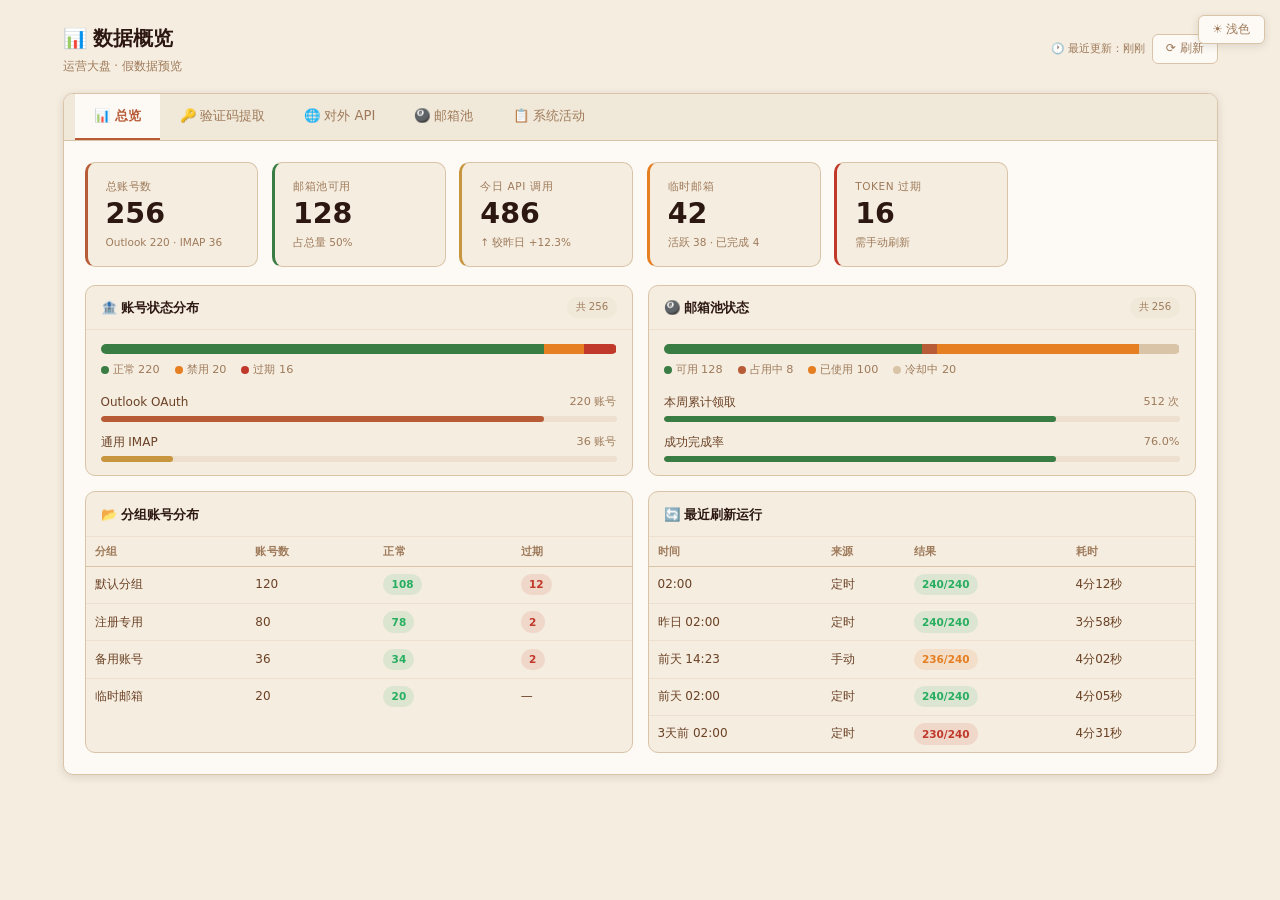
<file: preview_dashboard.html>
<!DOCTYPE html>
<html lang="zh-CN">
<head>
<meta charset="UTF-8">
<meta name="viewport" content="width=device-width, initial-scale=1.0">
<title>数据概览 — 预览样例</title>
<style>
/* ============ CSS 变量（复用现有设计系统） ============ */
:root {
  --clr-primary:       #B85C38;
  --clr-primary-dark:  #8E3E22;
  --clr-primary-light: #D4795A;
  --clr-accent:        #C8963E;
  --clr-jade:          #3A7D44;
  --clr-jade-light:    #5AA35F;
  --clr-danger:        #C0392B;
  --clr-success:       #27AE60;
  --clr-warn:          #E67E22;
  --bg:                #F5EDE0;
  --bg-card:           #FDFAF5;
  --text:              #2C1810;
  --text-secondary:    #6B4226;
  --text-muted:        #9E7A5A;
  --border:            #D9C4A8;
  --border-light:      #EDE0CE;
  --bg-secondary:      #F0E8D8;
  --shadow:            rgba(44, 24, 16, 0.12);
  --font-sans: 'PingFang SC', 'Noto Sans SC', 'Microsoft YaHei', system-ui, sans-serif;
  --radius:    10px;
  --radius-sm: 6px;
}
[data-theme="dark"] {
  --bg:           #1A1208;
  --bg-card:      #241A0F;
  --text:         #EDD9BE;
  --text-secondary: #C9A97A;
  --text-muted:   #8C7058;
  --border:       #3D2C1E;
  --border-light: #2E2014;
  --bg-secondary: #1E1609;
  --shadow:       rgba(0,0,0,0.4);
}

/* ============ Reset ============ */
*, *::before, *::after { box-sizing: border-box; margin: 0; padding: 0; }
html { font-size: 15px; height: 100%; }
body {
  font-family: var(--font-sans);
  background: var(--bg);
  color: var(--text);
  min-height: 100%;
  line-height: 1.6;
}
::-webkit-scrollbar { width: 6px; height: 6px; }
::-webkit-scrollbar-track { background: transparent; }
::-webkit-scrollbar-thumb { background: var(--border); border-radius: 3px; }

/* ============ 页面外壳 ============ */
.page-shell {
  max-width: 1200px;
  margin: 0 auto;
  padding: 1.5rem;
}
.page-header {
  display: flex;
  align-items: center;
  justify-content: space-between;
  margin-bottom: 1.2rem;
  flex-wrap: wrap;
  gap: 0.5rem;
}
.page-title {
  font-size: 1.3rem;
  font-weight: 700;
  display: flex;
  align-items: center;
  gap: 0.5rem;
}
.page-subtitle {
  font-size: 0.78rem;
  color: var(--text-muted);
  margin-top: 0.2rem;
}
.header-actions {
  display: flex;
  align-items: center;
  gap: 0.5rem;
}
.btn-sm {
  padding: 0.35rem 0.85rem;
  border: 1px solid var(--border);
  border-radius: var(--radius-sm);
  background: var(--bg-card);
  color: var(--text-muted);
  font-size: 0.8rem;
  font-family: inherit;
  cursor: pointer;
  display: inline-flex;
  align-items: center;
  gap: 0.35rem;
  transition: all 0.2s;
}
.btn-sm:hover { color: var(--clr-primary); border-color: var(--clr-primary); }
.btn-sm.active { background: var(--clr-primary); color: #fff; border-color: var(--clr-primary); }

/* ============ Tab 导航（复用 settings-tab 风格） ============ */
.overview-tab-shell {
  background: var(--bg-card);
  border: 1px solid var(--border);
  border-radius: var(--radius);
  box-shadow: 0 2px 10px var(--shadow);
  overflow: hidden;
}
.ov-tab-nav {
  display: flex;
  gap: 0;
  border-bottom: 1px solid var(--border);
  overflow-x: auto;
  background: var(--bg-secondary);
  padding: 0 0.75rem;
}
.ov-tab-nav::-webkit-scrollbar { height: 0; }
.ov-tab {
  padding: 0.85rem 1.3rem;
  background: none;
  border: none;
  border-bottom: 3px solid transparent;
  margin-bottom: -1px;
  font-size: 0.88rem;
  font-weight: 500;
  color: var(--text-muted);
  cursor: pointer;
  white-space: nowrap;
  display: flex;
  align-items: center;
  gap: 0.4rem;
  font-family: inherit;
  transition: color 0.2s, background 0.2s, border-color 0.2s;
  flex-shrink: 0;
}
.ov-tab:hover { color: var(--text); background: rgba(184,92,56,0.05); }
.ov-tab.active {
  color: var(--clr-primary);
  font-weight: 700;
  border-bottom-color: var(--clr-primary);
  background: var(--bg-card);
}
.ov-tab-pane { display: none; padding: 1.4rem; }
.ov-tab-pane.active { display: block; }

/* ============ KPI 卡片 ============ */
.kpi-row {
  display: grid;
  grid-template-columns: repeat(auto-fill, minmax(160px, 1fr));
  gap: 0.9rem;
  margin-bottom: 1.2rem;
}
.kpi-card {
  background: var(--bg);
  border: 1px solid var(--border);
  border-radius: var(--radius);
  padding: 1rem 1.2rem;
  display: flex;
  flex-direction: column;
  gap: 0.35rem;
  transition: transform 0.2s, box-shadow 0.2s;
}
.kpi-card:hover { transform: translateY(-2px); box-shadow: 0 4px 16px var(--shadow); }
.kpi-label { font-size: 0.7rem; color: var(--text-muted); text-transform: uppercase; letter-spacing: 0.06em; }
.kpi-value { font-size: 1.9rem; font-weight: 800; color: var(--text); line-height: 1; }
.kpi-note  { font-size: 0.7rem; color: var(--text-muted); }
.kpi-card.kpi-primary { border-left: 3px solid var(--clr-primary); }
.kpi-card.kpi-success { border-left: 3px solid var(--clr-jade); }
.kpi-card.kpi-danger  { border-left: 3px solid var(--clr-danger); }
.kpi-card.kpi-accent  { border-left: 3px solid var(--clr-accent); }
.kpi-card.kpi-warn    { border-left: 3px solid var(--clr-warn); }

/* ============ 两列网格 ============ */
.two-col { display: grid; grid-template-columns: 1fr 1fr; gap: 1rem; }
@media (max-width: 720px) { .two-col { grid-template-columns: 1fr; } }

/* ============ 数据卡片 ============ */
.data-card {
  background: var(--bg);
  border: 1px solid var(--border);
  border-radius: var(--radius);
  overflow: hidden;
}
.data-card-header {
  padding: 0.75rem 1rem;
  border-bottom: 1px solid var(--border-light);
  font-size: 0.88rem;
  font-weight: 600;
  color: var(--text);
  display: flex;
  align-items: center;
  gap: 0.5rem;
  justify-content: space-between;
}
.data-card-header .badge {
  font-size: 0.68rem;
  padding: 0.15rem 0.55rem;
  border-radius: 20px;
  background: var(--bg-secondary);
  color: var(--text-muted);
  font-weight: 500;
}
.data-card-body { padding: 0.9rem 1rem; }

/* ============ 进度条 ============ */
.prog-row { margin-bottom: 0.75rem; }
.prog-row:last-child { margin-bottom: 0; }
.prog-label {
  display: flex;
  align-items: center;
  justify-content: space-between;
  font-size: 0.8rem;
  margin-bottom: 0.25rem;
}
.prog-name { color: var(--text-secondary); }
.prog-val  { color: var(--text-muted); font-size: 0.75rem; }
.prog-track {
  height: 6px;
  background: var(--border-light);
  border-radius: 4px;
  overflow: hidden;
}
.prog-fill {
  height: 100%;
  border-radius: 4px;
  transition: width 0.6s ease;
}
.prog-fill.primary { background: var(--clr-primary); }
.prog-fill.jade    { background: var(--clr-jade); }
.prog-fill.accent  { background: var(--clr-accent); }
.prog-fill.danger  { background: var(--clr-danger); }
.prog-fill.warn    { background: var(--clr-warn); }

/* ============ 分段进度条（账号/池状态） ============ */
.seg-track {
  height: 10px;
  border-radius: 5px;
  overflow: hidden;
  display: flex;
  margin-bottom: 0.5rem;
}
.seg-fill { height: 100%; transition: width 0.6s; }
.seg-legend {
  display: flex;
  flex-wrap: wrap;
  gap: 0.5rem 1rem;
  font-size: 0.75rem;
  color: var(--text-muted);
}
.seg-dot {
  width: 8px; height: 8px;
  border-radius: 50%;
  display: inline-block;
  margin-right: 4px;
  vertical-align: middle;
}

/* ============ 纯 CSS 柱状图 ============ */
.bar-chart {
  display: flex;
  align-items: flex-end;
  gap: 6px;
  height: 80px;
  margin-top: 0.5rem;
}
.bar-item {
  flex: 1;
  display: flex;
  flex-direction: column;
  align-items: center;
  gap: 3px;
  min-width: 0;
}
.bar-col {
  width: 100%;
  background: var(--clr-primary);
  border-radius: 3px 3px 0 0;
  opacity: 0.75;
  transition: opacity 0.2s;
  min-height: 2px;
}
.bar-col:hover { opacity: 1; }
.bar-label {
  font-size: 0.62rem;
  color: var(--text-muted);
  white-space: nowrap;
}

/* ============ 数据表格 ============ */
.data-table {
  width: 100%;
  border-collapse: collapse;
  font-size: 0.8rem;
}
.data-table th {
  text-align: left;
  padding: 0.4rem 0.6rem;
  font-size: 0.7rem;
  text-transform: uppercase;
  letter-spacing: 0.05em;
  color: var(--text-muted);
  font-weight: 600;
  border-bottom: 1px solid var(--border);
}
.data-table td {
  padding: 0.5rem 0.6rem;
  border-bottom: 1px solid var(--border-light);
  color: var(--text-secondary);
}
.data-table tr:last-child td { border-bottom: none; }
.data-table tr:hover td { background: var(--bg-hover, rgba(184,92,56,0.04)); }

/* ============ 状态徽章 ============ */
.badge-pill {
  display: inline-flex;
  align-items: center;
  gap: 4px;
  padding: 0.15rem 0.55rem;
  border-radius: 20px;
  font-size: 0.7rem;
  font-weight: 600;
}
.badge-success { background: rgba(39,174,96,0.12); color: var(--clr-success); }
.badge-danger  { background: rgba(192,57,43,0.12); color: var(--clr-danger); }
.badge-warn    { background: rgba(230,126,34,0.12); color: var(--clr-warn); }
.badge-muted   { background: var(--bg-secondary); color: var(--text-muted); }
.badge-primary { background: rgba(184,92,56,0.12); color: var(--clr-primary); }

/* ============ 活动时间线 ============ */
.timeline { padding: 0; list-style: none; }
.tl-item {
  display: flex;
  gap: 0.75rem;
  padding: 0.5rem 0;
  border-bottom: 1px solid var(--border-light);
  align-items: flex-start;
}
.tl-item:last-child { border-bottom: none; }
.tl-icon {
  width: 28px; height: 28px;
  border-radius: 50%;
  background: var(--bg-secondary);
  display: flex; align-items: center; justify-content: center;
  font-size: 0.75rem;
  flex-shrink: 0;
}
.tl-content { flex: 1; min-width: 0; }
.tl-title { font-size: 0.8rem; color: var(--text); line-height: 1.4; }
.tl-meta  { font-size: 0.7rem; color: var(--text-muted); margin-top: 2px; }

/* ============ 空间分割 ============ */
.gap-md { margin-bottom: 1rem; }
.gap-sm { margin-bottom: 0.6rem; }

/* ============ 主题切换按钮 ============ */
#themeBtn {
  position: fixed; top: 1rem; right: 1rem;
  padding: 0.4rem 0.9rem;
  border: 1px solid var(--border);
  border-radius: var(--radius-sm);
  background: var(--bg-card);
  color: var(--text-muted);
  font-size: 0.78rem;
  font-family: inherit;
  cursor: pointer;
  z-index: 100;
  box-shadow: 0 2px 8px var(--shadow);
}
#themeBtn:hover { color: var(--clr-primary); }

/* ============ 刷新时间 ============ */
.refresh-hint {
  font-size: 0.72rem;
  color: var(--text-muted);
  display: flex;
  align-items: center;
  gap: 0.3rem;
}
</style>
</head>
<body>

<button id="themeBtn" onclick="toggleTheme()">☀ 浅色</button>

<div class="page-shell">
  <div class="page-header">
    <div>
      <div class="page-title">📊 数据概览</div>
      <div class="page-subtitle">运营大盘 · 假数据预览</div>
    </div>
    <div class="header-actions">
      <span class="refresh-hint">🕐 最近更新：刚刚</span>
      <button class="btn-sm">⟳ 刷新</button>
    </div>
  </div>

  <div class="overview-tab-shell">

    <!-- Tab 导航 -->
    <div class="ov-tab-nav">
      <button class="ov-tab active" onclick="switchTab('overview')">📊 总览</button>
      <button class="ov-tab" onclick="switchTab('verification')">🔑 验证码提取</button>
      <button class="ov-tab" onclick="switchTab('external-api')">🌐 对外 API</button>
      <button class="ov-tab" onclick="switchTab('pool')">🎱 邮箱池</button>
      <button class="ov-tab" onclick="switchTab('activity')">📋 系统活动</button>
    </div>

    <!-- ===== Tab 1: 总览 ===== -->
    <div class="ov-tab-pane active" id="tab-overview">

      <!-- KPI 行 -->
      <div class="kpi-row">
        <div class="kpi-card kpi-primary">
          <div class="kpi-label">总账号数</div>
          <div class="kpi-value">256</div>
          <div class="kpi-note">Outlook 220 · IMAP 36</div>
        </div>
        <div class="kpi-card kpi-success">
          <div class="kpi-label">邮箱池可用</div>
          <div class="kpi-value">128</div>
          <div class="kpi-note">占总量 50%</div>
        </div>
        <div class="kpi-card kpi-accent">
          <div class="kpi-label">今日 API 调用</div>
          <div class="kpi-value">486</div>
          <div class="kpi-note">↑ 较昨日 +12.3%</div>
        </div>
        <div class="kpi-card kpi-warn">
          <div class="kpi-label">临时邮箱</div>
          <div class="kpi-value">42</div>
          <div class="kpi-note">活跃 38 · 已完成 4</div>
        </div>
        <div class="kpi-card kpi-danger">
          <div class="kpi-label">Token 过期</div>
          <div class="kpi-value">16</div>
          <div class="kpi-note">需手动刷新</div>
        </div>
      </div>

      <div class="two-col">
        <!-- 账号状态分布 -->
        <div class="data-card">
          <div class="data-card-header">🏦 账号状态分布 <span class="badge">共 256</span></div>
          <div class="data-card-body">
            <div class="seg-track">
              <div class="seg-fill" style="width:85.9%;background:var(--clr-jade)"></div>
              <div class="seg-fill" style="width:7.8%;background:var(--clr-warn)"></div>
              <div class="seg-fill" style="width:6.3%;background:var(--clr-danger)"></div>
            </div>
            <div class="seg-legend">
              <span><span class="seg-dot" style="background:var(--clr-jade)"></span>正常 220</span>
              <span><span class="seg-dot" style="background:var(--clr-warn)"></span>禁用 20</span>
              <span><span class="seg-dot" style="background:var(--clr-danger)"></span>过期 16</span>
            </div>
            <div style="height:0.9rem"></div>
            <div class="prog-row">
              <div class="prog-label"><span class="prog-name">Outlook OAuth</span><span class="prog-val">220 账号</span></div>
              <div class="prog-track"><div class="prog-fill primary" style="width:85.9%"></div></div>
            </div>
            <div class="prog-row">
              <div class="prog-label"><span class="prog-name">通用 IMAP</span><span class="prog-val">36 账号</span></div>
              <div class="prog-track"><div class="prog-fill accent" style="width:14.1%"></div></div>
            </div>
          </div>
        </div>

        <!-- 邮箱池状态 -->
        <div class="data-card">
          <div class="data-card-header">🎱 邮箱池状态 <span class="badge">共 256</span></div>
          <div class="data-card-body">
            <div class="seg-track">
              <div class="seg-fill" style="width:50%;background:var(--clr-jade)"></div>
              <div class="seg-fill" style="width:3.1%;background:var(--clr-primary)"></div>
              <div class="seg-fill" style="width:39.1%;background:var(--clr-warn)"></div>
              <div class="seg-fill" style="width:7.8%;background:var(--border)"></div>
            </div>
            <div class="seg-legend">
              <span><span class="seg-dot" style="background:var(--clr-jade)"></span>可用 128</span>
              <span><span class="seg-dot" style="background:var(--clr-primary)"></span>占用中 8</span>
              <span><span class="seg-dot" style="background:var(--clr-warn)"></span>已使用 100</span>
              <span><span class="seg-dot" style="background:var(--border)"></span>冷却中 20</span>
            </div>
            <div style="height:0.9rem"></div>
            <div class="prog-row">
              <div class="prog-label"><span class="prog-name">本周累计领取</span><span class="prog-val">512 次</span></div>
              <div class="prog-track"><div class="prog-fill jade" style="width:75.98%"></div></div>
            </div>
            <div class="prog-row">
              <div class="prog-label"><span class="prog-name">成功完成率</span><span class="prog-val">76.0%</span></div>
              <div class="prog-track"><div class="prog-fill jade" style="width:76%"></div></div>
            </div>
          </div>
        </div>

        <!-- 分组概览 -->
        <div class="data-card">
          <div class="data-card-header">📂 分组账号分布</div>
          <div class="data-card-body" style="padding:0">
            <table class="data-table">
              <thead><tr><th>分组</th><th>账号数</th><th>正常</th><th>过期</th></tr></thead>
              <tbody>
                <tr><td>默认分组</td><td>120</td><td><span class="badge-pill badge-success">108</span></td><td><span class="badge-pill badge-danger">12</span></td></tr>
                <tr><td>注册专用</td><td>80</td><td><span class="badge-pill badge-success">78</span></td><td><span class="badge-pill badge-danger">2</span></td></tr>
                <tr><td>备用账号</td><td>36</td><td><span class="badge-pill badge-success">34</span></td><td><span class="badge-pill badge-danger">2</span></td></tr>
                <tr><td>临时邮箱</td><td>20</td><td><span class="badge-pill badge-success">20</span></td><td>—</td></tr>
              </tbody>
            </table>
          </div>
        </div>

        <!-- Token 刷新健康度 -->
        <div class="data-card">
          <div class="data-card-header">🔄 最近刷新运行</div>
          <div class="data-card-body" style="padding:0">
            <table class="data-table">
              <thead><tr><th>时间</th><th>来源</th><th>结果</th><th>耗时</th></tr></thead>
              <tbody>
                <tr><td>02:00</td><td>定时</td><td><span class="badge-pill badge-success">240/240</span></td><td>4分12秒</td></tr>
                <tr><td>昨日 02:00</td><td>定时</td><td><span class="badge-pill badge-success">240/240</span></td><td>3分58秒</td></tr>
                <tr><td>前天 14:23</td><td>手动</td><td><span class="badge-pill badge-warn">236/240</span></td><td>4分02秒</td></tr>
                <tr><td>前天 02:00</td><td>定时</td><td><span class="badge-pill badge-success">240/240</span></td><td>4分05秒</td></tr>
                <tr><td>3天前 02:00</td><td>定时</td><td><span class="badge-pill badge-danger">230/240</span></td><td>4分31秒</td></tr>
              </tbody>
            </table>
          </div>
        </div>
      </div>

    </div><!-- /tab-overview -->

    <!-- ===== Tab 2: 验证码提取 ===== -->
    <div class="ov-tab-pane" id="tab-verification">

      <div class="kpi-row">
        <div class="kpi-card kpi-primary">
          <div class="kpi-label">近7天提取次数</div>
          <div class="kpi-value">3,421</div>
          <div class="kpi-note">日均 489 次</div>
        </div>
        <div class="kpi-card kpi-success">
          <div class="kpi-label">总体成功率</div>
          <div class="kpi-value">94.2%</div>
          <div class="kpi-note">失败 198 次</div>
        </div>
        <div class="kpi-card kpi-warn">
          <div class="kpi-label">AI 兜底次数</div>
          <div class="kpi-value">156</div>
          <div class="kpi-note">AI 成功率 87.2%</div>
        </div>
        <div class="kpi-card kpi-accent">
          <div class="kpi-label">平均提取耗时</div>
          <div class="kpi-value">2.3s</div>
          <div class="kpi-note">P95: 6.8s</div>
        </div>
      </div>

      <div class="two-col">
        <!-- 通道成功率 -->
        <div class="data-card">
          <div class="data-card-header">📡 各通道成功率</div>
          <div class="data-card-body">
            <div class="prog-row">
              <div class="prog-label"><span class="prog-name">Outlook Graph</span><span class="prog-val">96.8% · 1,824次</span></div>
              <div class="prog-track"><div class="prog-fill jade" style="width:96.8%"></div></div>
            </div>
            <div class="prog-row">
              <div class="prog-label"><span class="prog-name">通用 IMAP</span><span class="prog-val">91.2% · 1,089次</span></div>
              <div class="prog-track"><div class="prog-fill accent" style="width:91.2%"></div></div>
            </div>
            <div class="prog-row">
              <div class="prog-label"><span class="prog-name">临时邮箱</span><span class="prog-val">89.5% · 508次</span></div>
              <div class="prog-track"><div class="prog-fill primary" style="width:89.5%"></div></div>
            </div>
            <div class="prog-row">
              <div class="prog-label"><span class="prog-name">AI 增强 (fallback)</span><span class="prog-val">87.2% · 156次</span></div>
              <div class="prog-track"><div class="prog-fill warn" style="width:87.2%"></div></div>
            </div>
          </div>
        </div>

        <!-- 通道平均耗时 -->
        <div class="data-card">
          <div class="data-card-header">⏱ 各通道平均耗时</div>
          <div class="data-card-body">
            <div class="prog-row">
              <div class="prog-label"><span class="prog-name">Outlook Graph</span><span class="prog-val">1.8s</span></div>
              <div class="prog-track"><div class="prog-fill jade" style="width:27%"></div></div>
            </div>
            <div class="prog-row">
              <div class="prog-label"><span class="prog-name">通用 IMAP</span><span class="prog-val">3.1s</span></div>
              <div class="prog-track"><div class="prog-fill accent" style="width:46%"></div></div>
            </div>
            <div class="prog-row">
              <div class="prog-label"><span class="prog-name">临时邮箱</span><span class="prog-val">2.6s</span></div>
              <div class="prog-track"><div class="prog-fill primary" style="width:39%"></div></div>
            </div>
            <div class="prog-row">
              <div class="prog-label"><span class="prog-name">AI 增强 (fallback)</span><span class="prog-val">4.7s</span></div>
              <div class="prog-track"><div class="prog-fill warn" style="width:70%"></div></div>
            </div>
          </div>
        </div>

        <!-- 最近提取记录 -->
        <div class="data-card" style="grid-column: 1 / -1;">
          <div class="data-card-header">📋 最近提取记录 <span class="badge">近 10 条</span></div>
          <div class="data-card-body" style="padding:0">
            <table class="data-table">
              <thead>
                <tr><th>时间</th><th>账号</th><th>通道</th><th>验证码</th><th>耗时</th><th>状态</th></tr>
              </thead>
              <tbody>
                <tr><td>12:34:01</td><td>user01@outlook.com</td><td>Graph</td><td>831204</td><td>1.2s</td><td><span class="badge-pill badge-success">成功</span></td></tr>
                <tr><td>12:33:48</td><td>user02@hotmail.com</td><td>IMAP</td><td>–</td><td>8.3s</td><td><span class="badge-pill badge-danger">失败</span></td></tr>
                <tr><td>12:33:22</td><td>user03@outlook.com</td><td>Graph</td><td>572913</td><td>2.1s</td><td><span class="badge-pill badge-success">成功</span></td></tr>
                <tr><td>12:32:57</td><td>tmp_aX2k@mail.io</td><td>临时邮箱</td><td>https://...</td><td>3.4s</td><td><span class="badge-pill badge-success">链接</span></td></tr>
                <tr><td>12:32:41</td><td>user04@outlook.com</td><td>Graph→AI</td><td>349821</td><td>5.9s</td><td><span class="badge-pill badge-warn">AI兜底</span></td></tr>
              </tbody>
            </table>
          </div>
        </div>
      </div>

    </div><!-- /tab-verification -->

    <!-- ===== Tab 3: 对外 API ===== -->
    <div class="ov-tab-pane" id="tab-external-api">

      <div class="kpi-row">
        <div class="kpi-card kpi-primary">
          <div class="kpi-label">今日调用量</div>
          <div class="kpi-value">486</div>
          <div class="kpi-note">↑ 较昨日 +12.3%</div>
        </div>
        <div class="kpi-card kpi-success">
          <div class="kpi-label">7 日总调用</div>
          <div class="kpi-value">3,241</div>
          <div class="kpi-note">日均 463</div>
        </div>
        <div class="kpi-card kpi-warn">
          <div class="kpi-label">活跃 API Key</div>
          <div class="kpi-value">3</div>
          <div class="kpi-note">共配置 5 个</div>
        </div>
        <div class="kpi-card kpi-accent">
          <div class="kpi-label">7 日成功率</div>
          <div class="kpi-value">96.4%</div>
          <div class="kpi-note">错误 116 次</div>
        </div>
      </div>

      <div class="two-col">
        <!-- 近7天调用量 -->
        <div class="data-card">
          <div class="data-card-header">📈 近7天日调用量（纯 CSS 柱图）</div>
          <div class="data-card-body">
            <div class="bar-chart" style="height:100px">
              <div class="bar-item"><div class="bar-col" style="height:58px"></div><div class="bar-label">4/13</div></div>
              <div class="bar-item"><div class="bar-col" style="height:72px"></div><div class="bar-label">4/14</div></div>
              <div class="bar-item"><div class="bar-col" style="height:45px"></div><div class="bar-label">4/15</div></div>
              <div class="bar-item"><div class="bar-col" style="height:85px"></div><div class="bar-label">4/16</div></div>
              <div class="bar-item"><div class="bar-col" style="height:68px"></div><div class="bar-label">4/17</div></div>
              <div class="bar-item"><div class="bar-col" style="height:90px"></div><div class="bar-label">4/18</div></div>
              <div class="bar-item"><div class="bar-col" style="height:80px;opacity:1;background:var(--clr-accent)"></div><div class="bar-label" style="color:var(--clr-accent);font-weight:700">今日</div></div>
            </div>
            <div style="text-align:center;font-size:0.7rem;color:var(--text-muted);margin-top:0.3rem">单位：次 / 日（最大值：今日 486）</div>
          </div>
        </div>

        <!-- 端点分布 -->
        <div class="data-card">
          <div class="data-card-header">🔗 端点调用分布</div>
          <div class="data-card-body">
            <div class="prog-row">
              <div class="prog-label"><span class="prog-name">/external/messages</span><span class="prog-val">42%</span></div>
              <div class="prog-track"><div class="prog-fill primary" style="width:42%"></div></div>
            </div>
            <div class="prog-row">
              <div class="prog-label"><span class="prog-name">/external/verification-code</span><span class="prog-val">38%</span></div>
              <div class="prog-track"><div class="prog-fill accent" style="width:38%"></div></div>
            </div>
            <div class="prog-row">
              <div class="prog-label"><span class="prog-name">/external/pool/claim</span><span class="prog-val">15%</span></div>
              <div class="prog-track"><div class="prog-fill jade" style="width:15%"></div></div>
            </div>
            <div class="prog-row">
              <div class="prog-label"><span class="prog-name">/external/wait-message</span><span class="prog-val">5%</span></div>
              <div class="prog-track"><div class="prog-fill warn" style="width:5%"></div></div>
            </div>
          </div>
        </div>

        <!-- 调用方排名 -->
        <div class="data-card" style="grid-column:1/-1">
          <div class="data-card-header">📊 调用方排名（今日）</div>
          <div class="data-card-body" style="padding:0">
            <table class="data-table">
              <thead><tr><th>调用方</th><th>Key名称</th><th>今日调用</th><th>7日总计</th><th>成功率</th><th>最近调用</th></tr></thead>
              <tbody>
                <tr><td>bot-register</td><td>注册机器人</td><td>242</td><td>1,680</td><td><span class="badge-pill badge-success">97.1%</span></td><td>1分前</td></tr>
                <tr><td>verify-agent</td><td>验证代理</td><td>178</td><td>1,200</td><td><span class="badge-pill badge-success">95.5%</span></td><td>3分前</td></tr>
                <tr><td>manual-test</td><td>手动测试</td><td>66</td><td>361</td><td><span class="badge-pill badge-warn">89.4%</span></td><td>28分前</td></tr>
              </tbody>
            </table>
          </div>
        </div>
      </div>

    </div><!-- /tab-external-api -->

    <!-- ===== Tab 4: 邮箱池 ===== -->
    <div class="ov-tab-pane" id="tab-pool">

      <div class="kpi-row">
        <div class="kpi-card kpi-success">
          <div class="kpi-label">可用账号</div>
          <div class="kpi-value">128</div>
          <div class="kpi-note">占比 50%</div>
        </div>
        <div class="kpi-card kpi-primary">
          <div class="kpi-label">当前占用中</div>
          <div class="kpi-value">8</div>
          <div class="kpi-note">最长 4分12秒</div>
        </div>
        <div class="kpi-card kpi-warn">
          <div class="kpi-label">7 日 Claim 次数</div>
          <div class="kpi-value">512</div>
          <div class="kpi-note">日均 73 次</div>
        </div>
        <div class="kpi-card kpi-accent">
          <div class="kpi-label">成功完成率</div>
          <div class="kpi-value">76.0%</div>
          <div class="kpi-note">389/512</div>
        </div>
        <div class="kpi-card kpi-success">
          <div class="kpi-label">项目维度复用率</div>
          <div class="kpi-value">23.4%</div>
          <div class="kpi-note">120次 已复用</div>
        </div>
      </div>

      <div class="two-col">
        <!-- 操作分布 -->
        <div class="data-card">
          <div class="data-card-header">📦 7日操作分布</div>
          <div class="data-card-body">
            <div class="prog-row">
              <div class="prog-label"><span class="prog-name">Claim（领取）</span><span class="prog-val">512 次</span></div>
              <div class="prog-track"><div class="prog-fill primary" style="width:100%"></div></div>
            </div>
            <div class="prog-row">
              <div class="prog-label"><span class="prog-name">Complete Success（成功完成）</span><span class="prog-val">389 次</span></div>
              <div class="prog-track"><div class="prog-fill jade" style="width:76%"></div></div>
            </div>
            <div class="prog-row">
              <div class="prog-label"><span class="prog-name">Complete Fail（失败完成）</span><span class="prog-val">45 次</span></div>
              <div class="prog-track"><div class="prog-fill danger" style="width:8.8%"></div></div>
            </div>
            <div class="prog-row">
              <div class="prog-label"><span class="prog-name">Release（主动释放）</span><span class="prog-val">78 次</span></div>
              <div class="prog-track"><div class="prog-fill warn" style="width:15.2%"></div></div>
            </div>
            <div class="prog-row">
              <div class="prog-label"><span class="prog-name">Expire（租约超时）</span><span class="prog-val">12 次</span></div>
              <div class="prog-track"><div class="prog-fill accent" style="width:2.3%"></div></div>
            </div>
          </div>
        </div>

        <!-- 项目维度统计 -->
        <div class="data-card">
          <div class="data-card-header">🗂 项目维度使用（Top 5）</div>
          <div class="data-card-body" style="padding:0">
            <table class="data-table">
              <thead><tr><th>项目Key</th><th>使用账号</th><th>成功</th><th>复用率</th></tr></thead>
              <tbody>
                <tr><td>proj-alpha</td><td>58</td><td>46</td><td>35.7%</td></tr>
                <tr><td>proj-beta</td><td>42</td><td>31</td><td>26.2%</td></tr>
                <tr><td>proj-gamma</td><td>30</td><td>22</td><td>18.3%</td></tr>
                <tr><td>proj-delta</td><td>20</td><td>15</td><td>10.0%</td></tr>
                <tr><td>(无项目Key)</td><td>92</td><td>71</td><td>—</td></tr>
              </tbody>
            </table>
          </div>
        </div>

        <!-- 最近 Claim 操作 -->
        <div class="data-card" style="grid-column:1/-1">
          <div class="data-card-header">🕐 最近邮箱池操作</div>
          <div class="data-card-body" style="padding:0">
            <table class="data-table">
              <thead><tr><th>时间</th><th>账号</th><th>操作</th><th>调用方</th><th>项目Key</th><th>结果</th></tr></thead>
              <tbody>
                <tr><td>12:34</td><td>user01@outlook.com</td><td>complete</td><td>bot-register</td><td>proj-alpha</td><td><span class="badge-pill badge-success">success</span></td></tr>
                <tr><td>12:33</td><td>user05@hotmail.com</td><td>claim</td><td>verify-agent</td><td>proj-beta</td><td><span class="badge-pill badge-muted">进行中</span></td></tr>
                <tr><td>12:31</td><td>user08@outlook.com</td><td>release</td><td>bot-register</td><td>proj-alpha</td><td><span class="badge-pill badge-warn">释放</span></td></tr>
                <tr><td>12:28</td><td>user12@hotmail.com</td><td>complete</td><td>verify-agent</td><td>proj-gamma</td><td><span class="badge-pill badge-danger">fail</span></td></tr>
              </tbody>
            </table>
          </div>
        </div>
      </div>

    </div><!-- /tab-pool -->

    <!-- ===== Tab 5: 系统活动 ===== -->
    <div class="ov-tab-pane" id="tab-activity">

      <div class="kpi-row">
        <div class="kpi-card kpi-primary">
          <div class="kpi-label">近24h 审计操作</div>
          <div class="kpi-value">1,042</div>
          <div class="kpi-note">涉及 8 种操作类型</div>
        </div>
        <div class="kpi-card kpi-success">
          <div class="kpi-label">Telegram 推送</div>
          <div class="kpi-value">312</div>
          <div class="kpi-note">成功率 99.0%</div>
        </div>
        <div class="kpi-card kpi-accent">
          <div class="kpi-label">Email 通知</div>
          <div class="kpi-value">48</div>
          <div class="kpi-note">成功率 100%</div>
        </div>
        <div class="kpi-card kpi-warn">
          <div class="kpi-label">Webhook 推送</div>
          <div class="kpi-value">156</div>
          <div class="kpi-note">失败 12 次</div>
        </div>
      </div>

      <div class="two-col">
        <!-- 通知推送状态 -->
        <div class="data-card">
          <div class="data-card-header">🔔 通知推送健康</div>
          <div class="data-card-body">
            <div class="prog-row">
              <div class="prog-label"><span class="prog-name">Telegram</span><span class="prog-val">99.0%</span></div>
              <div class="prog-track"><div class="prog-fill jade" style="width:99%"></div></div>
            </div>
            <div class="prog-row">
              <div class="prog-label"><span class="prog-name">邮件通知 (SMTP)</span><span class="prog-val">100%</span></div>
              <div class="prog-track"><div class="prog-fill jade" style="width:100%"></div></div>
            </div>
            <div class="prog-row">
              <div class="prog-label"><span class="prog-name">Webhook</span><span class="prog-val">92.3%</span></div>
              <div class="prog-track"><div class="prog-fill warn" style="width:92.3%"></div></div>
            </div>
          </div>
        </div>

        <!-- 审计操作分布 -->
        <div class="data-card">
          <div class="data-card-header">📋 近24h 操作类型分布</div>
          <div class="data-card-body">
            <div class="prog-row">
              <div class="prog-label"><span class="prog-name">外部API调用</span><span class="prog-val">486 次</span></div>
              <div class="prog-track"><div class="prog-fill primary" style="width:46.6%"></div></div>
            </div>
            <div class="prog-row">
              <div class="prog-label"><span class="prog-name">邮箱池操作</span><span class="prog-val">320 次</span></div>
              <div class="prog-track"><div class="prog-fill accent" style="width:30.7%"></div></div>
            </div>
            <div class="prog-row">
              <div class="prog-label"><span class="prog-name">账号变更</span><span class="prog-val">180 次</span></div>
              <div class="prog-track"><div class="prog-fill jade" style="width:17.3%"></div></div>
            </div>
            <div class="prog-row">
              <div class="prog-label"><span class="prog-name">系统设置</span><span class="prog-val">56 次</span></div>
              <div class="prog-track"><div class="prog-fill warn" style="width:5.4%"></div></div>
            </div>
          </div>
        </div>

        <!-- 最近活动时间线 -->
        <div class="data-card" style="grid-column:1/-1">
          <div class="data-card-header">🕐 最近系统活动</div>
          <div class="data-card-body" style="padding:0.9rem 1rem">
            <ul class="timeline">
              <li class="tl-item"><div class="tl-icon">✅</div><div class="tl-content"><div class="tl-title">账号 user01@outlook.com 验证码提取成功 <span class="badge-pill badge-success">831204</span></div><div class="tl-meta">12:34:01 · Graph 通道 · 1.2s</div></div></li>
              <li class="tl-item"><div class="tl-icon">🎱</div><div class="tl-content"><div class="tl-title">邮箱池 complete → user01@outlook.com <span class="badge-pill badge-success">success</span></div><div class="tl-meta">12:34:00 · 调用方 bot-register · 项目 proj-alpha</div></div></li>
              <li class="tl-item"><div class="tl-icon">📬</div><div class="tl-content"><div class="tl-title">Telegram 推送：user03@outlook.com 新邮件（来自 Amazon）</div><div class="tl-meta">12:33:51 · 推送成功</div></div></li>
              <li class="tl-item"><div class="tl-icon">🔑</div><div class="tl-content"><div class="tl-title">外部 API 调用 /external/verification-code <span class="badge-pill badge-danger">404 账号不存在</span></div><div class="tl-meta">12:33:48 · 调用方 verify-agent · IP 192.168.1.42</div></div></li>
              <li class="tl-item"><div class="tl-icon">🎱</div><div class="tl-content"><div class="tl-title">邮箱池 claim → user05@hotmail.com <span class="badge-pill badge-muted">进行中</span></div><div class="tl-meta">12:33:01 · 调用方 verify-agent · 项目 proj-beta</div></div></li>
              <li class="tl-item"><div class="tl-icon">⚙️</div><div class="tl-content"><div class="tl-title">系统设置变更：verification_ai_enabled → true</div><div class="tl-meta">12:20:14 · IP 192.168.0.1</div></div></li>
              <li class="tl-item"><div class="tl-icon">🔄</div><div class="tl-content"><div class="tl-title">定时 Token 刷新完成 <span class="badge-pill badge-success">240/240</span></div><div class="tl-meta">02:04:12 · 耗时 4分12秒</div></div></li>
            </ul>
          </div>
        </div>
      </div>

    </div><!-- /tab-activity -->

  </div><!-- /overview-tab-shell -->
</div><!-- /page-shell -->

<script>
  function switchTab(id) {
    document.querySelectorAll('.ov-tab').forEach(t => t.classList.remove('active'));
    document.querySelectorAll('.ov-tab-pane').forEach(p => p.classList.remove('active'));
    document.getElementById('tab-' + id).classList.add('active');
    event.currentTarget.classList.add('active');
  }

  function toggleTheme() {
    const isDark = document.documentElement.getAttribute('data-theme') === 'dark';
    document.documentElement.setAttribute('data-theme', isDark ? '' : 'dark');
    document.getElementById('themeBtn').textContent = isDark ? '☀ 浅色' : '🌙 深色';
  }
</script>
</body>
</html>
</file>
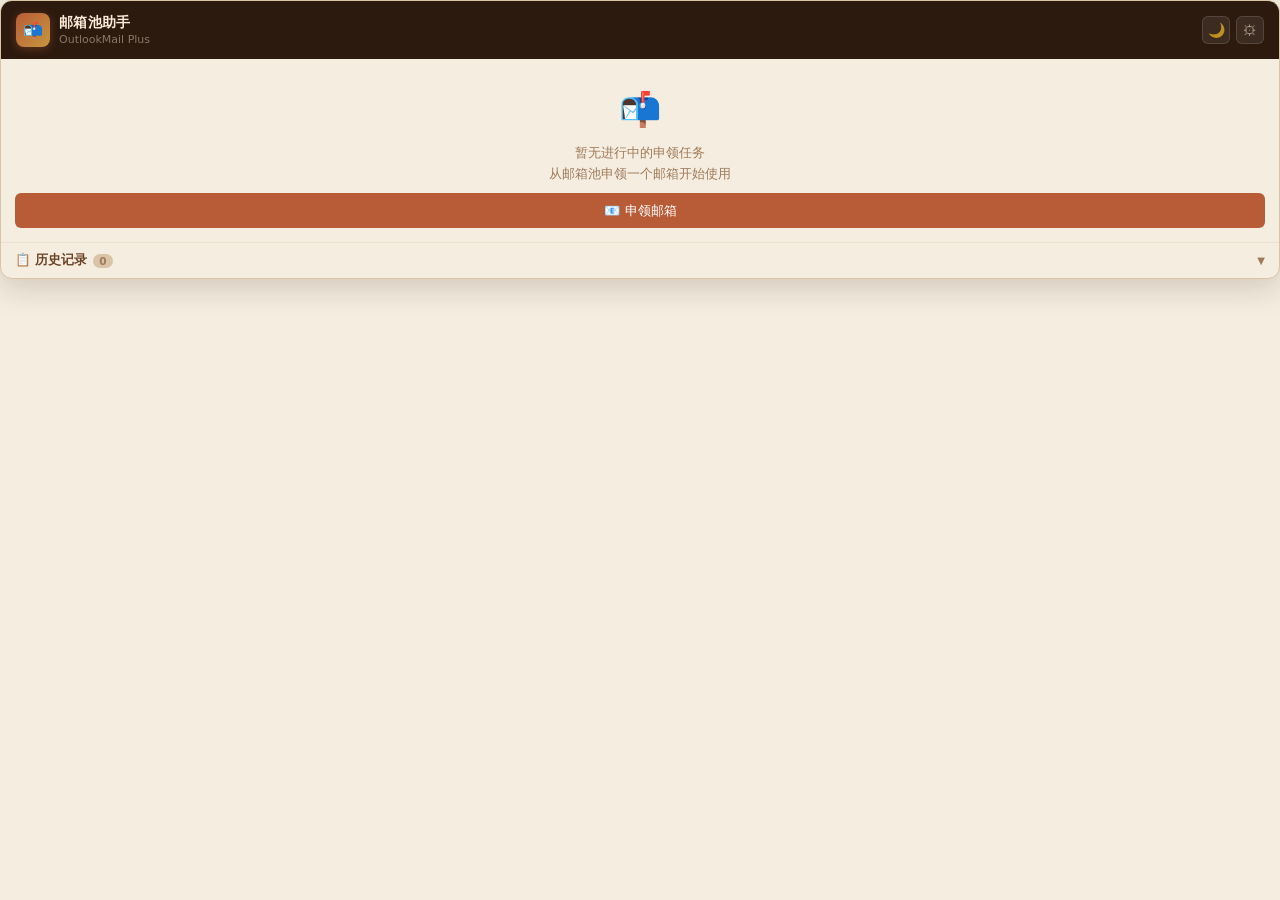
<file: browser-extension/popup.html>
<!DOCTYPE html>
<html lang="zh-CN">
<head>
  <meta charset="UTF-8">
  <title>邮箱池助手</title>
  <style>
    :root {
      --clr-primary: #B85C38;
      --clr-primary-dark: #8E3E22;
      --clr-primary-light: #D4795A;
      --clr-accent: #C8963E;
      --clr-jade: #3A7D44;
      --clr-jade-light: #5AA35F;
      --clr-jade-dark: #2D6035;
      --clr-danger: #C0392B;
      --clr-success: #27AE60;
      --clr-warn: #E67E22;
      --bg: #F5EDE0;
      --bg-card: #FDFAF5;
      --bg-sidebar: #2C1A0E;
      --bg-hover: rgba(184,92,56,0.06);
      --bg-secondary: #F0E8D8;
      --text: #2C1810;
      --text-secondary: #6B4226;
      --text-muted: #9E7A5A;
      --border: #D9C4A8;
      --border-light: #EDE0CE;
      --shadow: rgba(44,24,16,.12);
      --shadow-md: rgba(44,24,16,.18);
      --font-sans: 'PingFang SC','Noto Sans SC','Microsoft YaHei',system-ui,sans-serif;
      --radius: 10px;
      --radius-sm: 6px;
      --transition: 0.22s ease;
    }

    [data-theme="dark"] {
      --bg:             #1A1208;
      --bg-card:        #241A0F;
      --bg-sidebar:     #120C04;
      --bg-hover:       rgba(184,92,56,0.1);
      --bg-secondary:   #1E1609;
      --text:           #EDD9BE;
      --text-secondary: #C9A97A;
      --text-muted:     #8C7058;
      --border:         #3D2C1E;
      --border-light:   #2E2014;
      --shadow:         rgba(0,0,0,.4);
      --shadow-md:      rgba(0,0,0,.5);
    }

    * { box-sizing: border-box; margin: 0; padding: 0; }

    body {
      font-family: var(--font-sans);
      margin: 0;
      min-width: 340px;
      width: 100%;
      background: var(--bg);
      color: var(--text);
      transition: background var(--transition), color var(--transition);
    }

    .popup {
      width: 100%;
      background: var(--bg);
      border-radius: 12px;
      box-shadow: 0 8px 32px var(--shadow-md);
      overflow: hidden;
      border: 1px solid var(--border);
    }

    .header {
      background: var(--bg-sidebar);
      padding: 12px 15px;
      display: flex;
      align-items: center;
      justify-content: space-between;
    }
    .header-logo {
      display: flex;
      align-items: center;
      gap: 9px;
    }
    .logo-mark {
      width: 34px; height: 34px;
      background: linear-gradient(135deg, var(--clr-primary), var(--clr-accent));
      border-radius: 8px;
      display: flex; align-items: center; justify-content: center;
      font-size: 16px;
      flex-shrink: 0;
      box-shadow: 0 2px 8px rgba(184,92,56,.4);
    }
    .logo-text { color: #FAEBD7; font-size: 14px; font-weight: 700; letter-spacing: .02em; }
    .logo-sub { color: rgba(250,235,215,.45); font-size: 11px; margin-top: 1px; }
    .header-btn {
      background: rgba(255,255,255,.08);
      border: 1px solid rgba(255,255,255,.12);
      border-radius: var(--radius-sm);
      width: 28px; height: 28px;
      display: flex; align-items: center; justify-content: center;
      cursor: pointer;
      color: rgba(250,235,215,.65);
      font-size: 14px;
      transition: background var(--transition);
    }
    .header-actions { display: flex; gap: 6px; align-items: center; }
    .header-btn:hover { background: rgba(255,255,255,.16); color: #FAEBD7; }

    .message-bar {
      padding: 8px 12px;
      font-size: 12px;
      text-align: center;
      border-bottom: 1px solid var(--border-light);
    }
    .message-error { background: rgba(192,57,43,.1); color: var(--clr-danger); }
    .message-success { background: rgba(58,125,68,.1); color: var(--clr-jade); }
    .message-warning { background: rgba(230,126,34,.1); color: var(--clr-warn); }

    .content { padding: 14px; }
    .state-empty, .state-task, .state-settings { display: none; }
    .state-empty.active, .state-task.active, .state-settings.active { display: block; }

    .empty-hint {
      text-align: center;
      padding: 8px 6px 2px;
      color: var(--text-muted);
      font-size: 12.5px;
      line-height: 1.65;
    }
    .empty-icon { font-size: 34px; margin-bottom: 6px; }

    .form-group { margin-top: 11px; }
    .form-label {
      display: block;
      font-size: 11.5px;
      font-weight: 500;
      color: var(--text-secondary);
      margin-bottom: 4px;
    }
    .form-hint {
      font-size: 11px;
      color: var(--text-muted);
      margin-top: 3px;
      line-height: 1.45;
    }
    .form-hint a { color: var(--clr-primary); text-decoration: underline; cursor: default; }
    .form-input {
      width: 100%;
      padding: 7px 10px;
      background: var(--bg-card);
      border: 1px solid var(--border);
      border-radius: var(--radius-sm);
      font-size: 13px;
      color: var(--text);
      font-family: var(--font-sans);
      outline: none;
      transition: border-color var(--transition), box-shadow var(--transition);
    }
    .form-input:focus {
      border-color: var(--clr-primary);
      box-shadow: 0 0 0 3px rgba(184,92,56,.14);
    }
    .form-input::placeholder { color: var(--border); }

    .btn {
      width: 100%;
      padding: 8.5px 13px;
      border: none;
      border-radius: var(--radius-sm);
      font-size: 13px;
      font-weight: 500;
      font-family: var(--font-sans);
      cursor: pointer;
      display: flex;
      align-items: center;
      justify-content: center;
      gap: 5px;
      transition: all var(--transition);
      margin-top: 7px;
      white-space: nowrap;
    }
    .btn-primary { background: var(--clr-primary); color: #fff; }
    .btn-primary:hover { background: var(--clr-primary-dark); transform: translateY(-1px); box-shadow: 0 3px 10px rgba(184,92,56,.3); }
    .btn-jade { background: var(--clr-jade); color: #fff; }
    .btn-jade:hover { background: var(--clr-jade-dark); transform: translateY(-1px); }
    .btn-outline { background: transparent; color: var(--clr-primary); border: 1px solid var(--clr-primary-light); }
    .btn-outline:hover { background: rgba(184,92,56,.06); }
    .btn-danger-outline { background: transparent; color: var(--clr-danger); border: 1px solid rgba(192,57,43,.35); }
    .btn-danger-outline:hover { background: rgba(192,57,43,.06); }
    .btn-ghost { background: var(--border-light); color: var(--text-secondary); border: 1px solid var(--border); }
    .btn-ghost:hover { background: var(--border); color: var(--text); }
    .btn-row { display: grid; grid-template-columns: 1fr 1fr; gap: 7px; margin-top: 7px; }
    .btn-row .btn { margin-top: 0; }
    .btn:disabled { opacity: .5; cursor: not-allowed; transform: none !important; box-shadow: none !important; }

    .email-card {
      background: var(--bg-card);
      border: 1px solid var(--border);
      border-radius: var(--radius);
      padding: 11px 13px;
      margin-bottom: 11px;
      box-shadow: 0 1px 4px var(--shadow);
    }
    .card-label {
      font-size: 10.5px;
      font-weight: 600;
      color: var(--text-muted);
      text-transform: uppercase;
      letter-spacing: .07em;
      margin-bottom: 5px;
    }
    .status-badge {
      display: inline-flex;
      align-items: center;
      gap: 4px;
      font-size: 11px;
      padding: 2px 7px;
      border-radius: 100px;
      font-weight: 500;
      margin-bottom: 6px;
    }
    .badge-waiting { background: rgba(200,150,62,.12); color: var(--clr-accent); border: 1px solid rgba(200,150,62,.25); }
    .badge-dot {
      width: 5px; height: 5px;
      border-radius: 50%;
      background: currentColor;
      animation: pulse 1.6s infinite;
    }
    @keyframes pulse { 0%,100% { opacity: 1; } 50% { opacity: .3; } }
    .email-row { display: flex; align-items: center; gap: 7px; }
    .email-address { flex: 1; font-size: 12.5px; font-weight: 600; color: var(--text); word-break: break-all; }
    .btn-copy {
      flex-shrink: 0;
      background: rgba(184,92,56,.1);
      border: 1px solid rgba(184,92,56,.2);
      border-radius: var(--radius-sm);
      padding: 3px 8px;
      cursor: pointer;
      color: var(--clr-primary);
      font-size: 11.5px;
      font-family: var(--font-sans);
      white-space: nowrap;
      transition: background var(--transition);
    }
    .btn-copy:hover { background: rgba(184,92,56,.18); }
    .btn-copy.copied { background: rgba(58,125,68,.12); border-color: rgba(58,125,68,.25); color: var(--clr-jade); }

    .result-box {
      background: var(--bg-card);
      border: 1px solid var(--border);
      border-left: 3px solid var(--clr-primary);
      border-radius: var(--radius);
      padding: 11px 13px;
      margin-top: 9px;
      display: none;
      box-shadow: 0 1px 4px var(--shadow);
    }
    .result-box.show { display: block; }
    .result-label { font-size: 10.5px; font-weight: 600; color: var(--clr-primary); text-transform: uppercase; letter-spacing: .07em; margin-bottom: 5px; }
    .result-row { display: flex; align-items: center; justify-content: space-between; gap: 8px; }
    .result-value {
      font-size: 24px;
      font-weight: 700;
      color: var(--text);
      letter-spacing: .14em;
      word-break: break-all;
    }
    .result-value.link-mode { font-size: 11px; letter-spacing: 0; color: var(--clr-primary); }

    .divider { border: none; border-top: 1px solid var(--border-light); margin: 11px 0; }

    .settings-title {
      font-size: 13px;
      font-weight: 600;
      color: var(--text);
      margin-bottom: 13px;
      display: flex;
      align-items: center;
      gap: 6px;
    }
    .settings-group { margin-bottom: 10px; }

    .spinner {
      width: 13px; height: 13px;
      border: 2px solid rgba(255,255,255,.3);
      border-top-color: #fff;
      border-radius: 50%;
      animation: spin .7s linear infinite;
      flex-shrink: 0;
    }
    .spinner-brown { border-color: rgba(184,92,56,.25); border-top-color: var(--clr-primary); }
    @keyframes spin { to { transform: rotate(360deg); } }

    .history-section { border-top: 1px solid var(--border-light); }
    .history-header {
      padding: 9px 14px;
      display: flex;
      align-items: center;
      justify-content: space-between;
      cursor: pointer;
      user-select: none;
      transition: background var(--transition);
    }
    .history-header:hover { background: var(--border-light); }
    .history-title {
      font-size: 12.5px;
      font-weight: 600;
      color: var(--text-secondary);
      display: flex;
      align-items: center;
      gap: 6px;
    }
    .history-count {
      background: var(--border);
      color: var(--text-muted);
      font-size: 10.5px;
      padding: 1px 6px;
      border-radius: 100px;
    }
    .history-caret { color: var(--text-muted); font-size: 10px; transition: transform .2s; }
    .history-caret.open { transform: rotate(180deg); }
    .history-list { padding: 0 14px 12px; display: none; }
    .history-list.open { display: block; }
    .history-item {
      padding: 8px 10px;
      background: var(--bg-card);
      border: 1px solid var(--border-light);
      border-radius: var(--radius-sm);
      margin-bottom: 6px;
      font-size: 11.5px;
    }
    .history-item:last-child { margin-bottom: 0; }
    .history-email { font-weight: 600; color: var(--text); margin-bottom: 3px; }
    .history-meta { color: var(--text-muted); display: flex; gap: 8px; flex-wrap: wrap; align-items: center; }
    .history-code { color: var(--clr-primary); font-weight: 600; }
    .status-done { color: var(--clr-jade); }
    .status-release { color: var(--clr-warn); }
  </style>
</head>
<body>
<div class="popup">
  <div class="header">
    <div class="header-logo">
      <div class="logo-mark">📬</div>
      <div>
        <div class="logo-text">邮箱池助手</div>
        <div class="logo-sub">OutlookMail Plus</div>
      </div>
    </div>
    <div class="header-actions">
      <button class="header-btn" id="header-theme-btn" title="切换深色/浅色">🌙</button>
      <button class="header-btn" id="header-settings-btn" title="设置">⚙</button>
    </div>
  </div>

  <div id="message-bar" class="message-bar" style="display:none;"></div>

  <div class="content">
    <div class="state-empty active" id="state-empty">
      <div class="empty-hint">
        <div class="empty-icon">📬</div>
        <div>暂无进行中的申领任务<br>从邮箱池申领一个邮箱开始使用</div>
      </div>
      <button class="btn btn-primary" id="btn-claim">
        <span>📧</span> 申领邮箱
      </button>
    </div>

    <div class="state-task" id="state-task">
      <div class="email-card">
        <div class="card-label">当前申领邮箱</div>
        <div class="status-badge badge-waiting">
          <span class="badge-dot"></span>等待使用
        </div>
        <div class="email-row">
          <span class="email-address" id="current-email"></span>
          <button class="btn-copy" id="btn-copy-email">📋 复制</button>
        </div>
      </div>

      <div id="fetch-warning" style="display:none; background:rgba(230,126,34,.1); border:1px solid rgba(230,126,34,.3); border-radius:var(--radius-sm); padding:8px 10px; margin-bottom:8px; font-size:12px; color:var(--clr-warn); text-align:center;">
        ⚠️ 等待验证码期间请勿关闭面板
      </div>

      <button class="btn btn-outline" id="btn-get-code">
        <span>🔢</span> 获取最新验证码
      </button>
      <button class="btn btn-ghost" id="btn-get-link" style="margin-top:6px">
        <span>🔗</span> 获取验证链接
      </button>

      <div class="result-box" id="result-box">
        <div class="result-label" id="result-label">验证码</div>
        <div class="result-row">
          <span class="result-value" id="result-value"></span>
          <button class="btn-copy" id="btn-copy-result">📋 复制</button>
        </div>
        <button class="btn btn-outline" id="btn-open-link" style="display:none; margin-top:8px; font-size:12px;">
          🔗 在新标签页中打开
        </button>
      </div>

      <hr class="divider">
      <div class="btn-row">
        <button class="btn btn-jade" id="btn-complete">✅ 完成（成功）</button>
        <button class="btn btn-danger-outline" id="btn-release">↩ 释放邮箱</button>
      </div>
    </div>

    <div class="state-settings" id="state-settings">
      <div class="settings-title">⚙️ 服务配置</div>
      <div class="settings-group">
        <label class="form-label">服务器地址</label>
        <input class="form-input" type="url" id="cfg-server" placeholder="https://your-server.com">
      </div>
      <div class="settings-group">
        <label class="form-label">API Key（X-API-Key）</label>
        <input class="form-input" type="password" id="cfg-apikey" placeholder="your-api-key-here">
        <p class="form-hint">在主应用「系统设置 → 对外 API → API 安全」获取 Legacy Key</p>
      </div>
      <div class="settings-group">
        <label class="form-label">默认项目 Key（可选）</label>
        <input class="form-input" type="text" id="cfg-project" placeholder="留空则不传 project_key">
      </div>
      <button class="btn btn-primary" id="btn-save">💾 保存配置</button>
      <button class="btn btn-ghost" id="btn-back" style="margin-top:6px">← 返回</button>
    </div>
  </div>

  <div class="history-section">
    <div class="history-header" id="history-header">
      <div class="history-title">
        📋 历史记录
        <span class="history-count" id="history-count">0</span>
      </div>
      <span class="history-caret" id="history-caret">▼</span>
    </div>
    <div class="history-list" id="history-list"></div>
  </div>
</div>

<script src="storage.js"></script>
<script src="popup.js"></script>
</body>
</html>
</file>
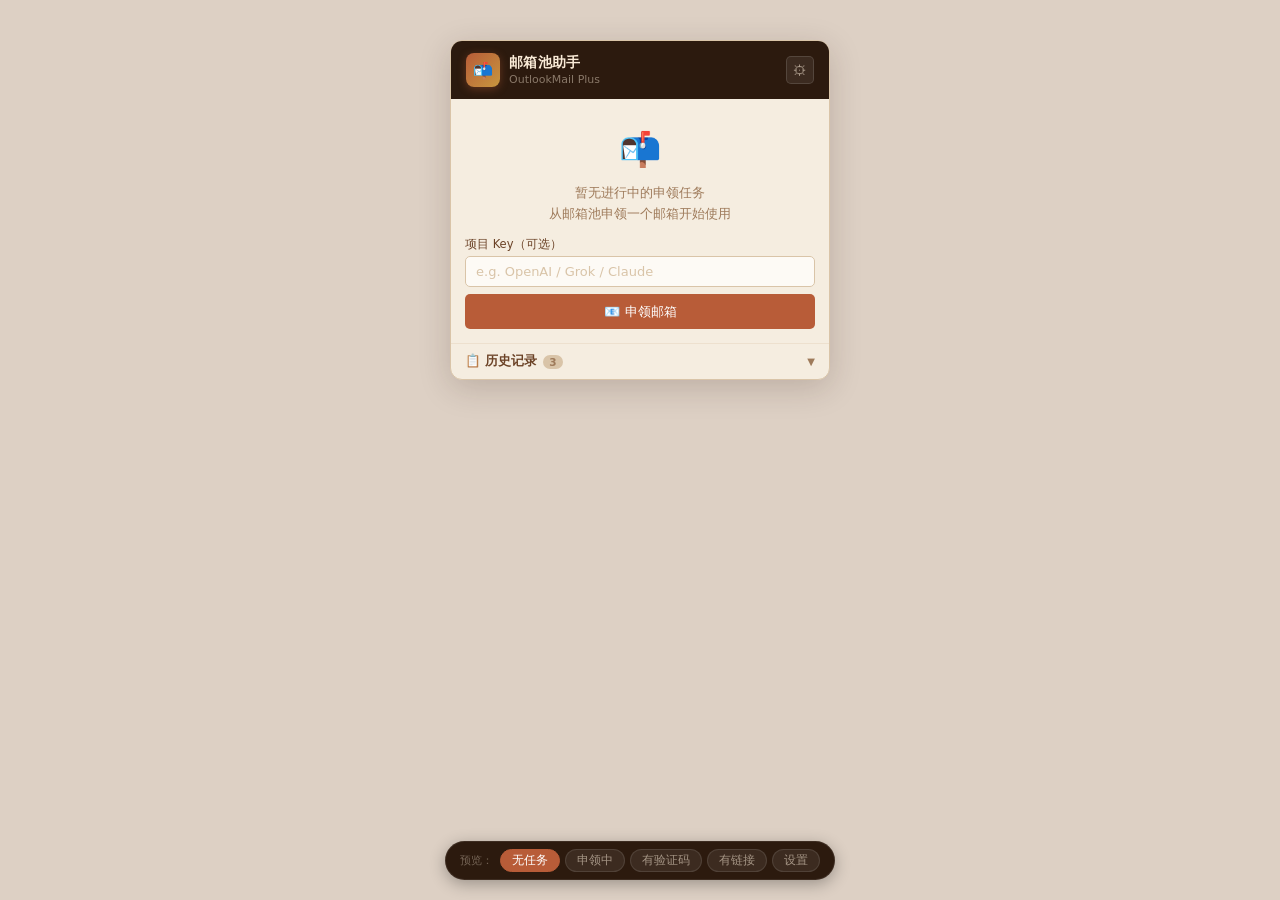
<file: browser-extension/popup.preview.html>
<!DOCTYPE html>
<html lang="zh-CN">
<head>
  <meta charset="UTF-8">
  <meta name="viewport" content="width=device-width, initial-scale=1.0">
  <title>邮箱池助手 - UI Preview</title>
  <style>
    /* ── 设计 Token（与主应用 main.css 对齐） ── */
    :root {
      --clr-primary:       #B85C38;
      --clr-primary-dark:  #8E3E22;
      --clr-primary-light: #D4795A;
      --clr-accent:        #C8963E;
      --clr-jade:          #3A7D44;
      --clr-jade-dark:     #2D6035;
      --clr-danger:        #C0392B;
      --clr-warn:          #E67E22;

      --bg:           #F5EDE0;
      --bg-card:      #FDFAF5;
      --bg-sidebar:   #2C1A0E;
      --text:         #2C1810;
      --text-sec:     #6B4226;
      --text-muted:   #9E7A5A;
      --border:       #D9C4A8;
      --border-light: #EDE0CE;
      --shadow:       rgba(44,24,16,.12);
      --shadow-md:    rgba(44,24,16,.18);

      --font: 'PingFang SC','Noto Sans SC','Microsoft YaHei',system-ui,sans-serif;
      --radius: 8px;
      --radius-sm: 5px;
      --transition: .2s ease;
    }

    * { box-sizing: border-box; margin: 0; padding: 0; }

    body {
      font-family: var(--font);
      background: #DDD0C4;
      display: flex;
      justify-content: center;
      align-items: flex-start;
      padding: 40px 20px 100px;
      min-height: 100vh;
    }

    /* ── Popup Shell ── */
    .popup {
      width: 380px;
      background: var(--bg);
      border-radius: 12px;
      box-shadow: 0 8px 32px var(--shadow-md);
      overflow: hidden;
      border: 1px solid var(--border);
    }

    /* ── Header ── */
    .header {
      background: var(--bg-sidebar);
      padding: 12px 15px;
      display: flex;
      align-items: center;
      justify-content: space-between;
    }
    .header-logo {
      display: flex;
      align-items: center;
      gap: 9px;
    }
    .logo-mark {
      width: 34px; height: 34px;
      background: linear-gradient(135deg, var(--clr-primary), var(--clr-accent));
      border-radius: 8px;
      display: flex; align-items: center; justify-content: center;
      font-size: 16px;
      flex-shrink: 0;
      box-shadow: 0 2px 8px rgba(184,92,56,.4);
    }
    .logo-text { color: #FAEBD7; font-size: 14px; font-weight: 700; letter-spacing: .02em; }
    .logo-sub  { color: rgba(250,235,215,.45); font-size: 11px; margin-top: 1px; }
    .header-btn {
      background: rgba(255,255,255,.08);
      border: 1px solid rgba(255,255,255,.12);
      border-radius: var(--radius-sm);
      width: 28px; height: 28px;
      display: flex; align-items: center; justify-content: center;
      cursor: pointer;
      color: rgba(250,235,215,.65);
      font-size: 14px;
      transition: background var(--transition);
    }
    .header-btn:hover { background: rgba(255,255,255,.16); color: #FAEBD7; }

    /* ── Content ── */
    .content { padding: 14px; }
    .state-empty, .state-task, .state-settings { display: none; }
    .state-empty.active, .state-task.active, .state-settings.active { display: block; }

    /* ── Empty State ── */
    .empty-hint {
      text-align: center;
      padding: 8px 6px 2px;
      color: var(--text-muted);
      font-size: 12.5px;
      line-height: 1.65;
    }
    .empty-icon { font-size: 34px; margin-bottom: 6px; }

    /* ── Form ── */
    .form-group { margin-top: 11px; }
    .form-label {
      display: block;
      font-size: 11.5px;
      font-weight: 500;
      color: var(--text-sec);
      margin-bottom: 4px;
    }
    .form-input {
      width: 100%;
      padding: 7px 10px;
      background: var(--bg-card);
      border: 1px solid var(--border);
      border-radius: var(--radius-sm);
      font-size: 13px;
      color: var(--text);
      font-family: var(--font);
      outline: none;
      transition: border-color var(--transition), box-shadow var(--transition);
    }
    .form-input:focus {
      border-color: var(--clr-primary);
      box-shadow: 0 0 0 3px rgba(184,92,56,.14);
    }
    .form-input::placeholder { color: var(--border); }

    /* ── Buttons ── */
    .btn {
      width: 100%;
      padding: 8.5px 13px;
      border: none;
      border-radius: var(--radius-sm);
      font-size: 13px;
      font-weight: 500;
      font-family: var(--font);
      cursor: pointer;
      display: flex;
      align-items: center;
      justify-content: center;
      gap: 5px;
      transition: all var(--transition);
      margin-top: 7px;
      white-space: nowrap;
    }
    .btn-primary   { background: var(--clr-primary); color: #fff; }
    .btn-primary:hover   { background: var(--clr-primary-dark); transform: translateY(-1px); box-shadow: 0 3px 10px rgba(184,92,56,.3); }
    .btn-jade      { background: var(--clr-jade); color: #fff; }
    .btn-jade:hover      { background: var(--clr-jade-dark); transform: translateY(-1px); }
    .btn-outline   { background: transparent; color: var(--clr-primary); border: 1px solid var(--clr-primary-light); }
    .btn-outline:hover   { background: rgba(184,92,56,.06); }
    .btn-danger-outline  { background: transparent; color: var(--clr-danger); border: 1px solid rgba(192,57,43,.35); }
    .btn-danger-outline:hover { background: rgba(192,57,43,.06); }
    .btn-ghost     { background: var(--border-light); color: var(--text-sec); border: 1px solid var(--border); }
    .btn-ghost:hover     { background: var(--border); color: var(--text); }
    .btn-row { display: grid; grid-template-columns: 1fr 1fr; gap: 7px; margin-top: 7px; }
    .btn-row .btn { margin-top: 0; }
    .btn:disabled { opacity: .5; cursor: not-allowed; transform: none !important; box-shadow: none !important; }

    /* ── Email Card ── */
    .email-card {
      background: var(--bg-card);
      border: 1px solid var(--border);
      border-radius: var(--radius);
      padding: 11px 13px;
      margin-bottom: 11px;
      box-shadow: 0 1px 4px var(--shadow);
    }
    .card-label {
      font-size: 10.5px;
      font-weight: 600;
      color: var(--text-muted);
      text-transform: uppercase;
      letter-spacing: .07em;
      margin-bottom: 5px;
    }
    .status-badge {
      display: inline-flex;
      align-items: center;
      gap: 4px;
      font-size: 11px;
      padding: 2px 7px;
      border-radius: 100px;
      font-weight: 500;
      margin-bottom: 6px;
    }
    .badge-waiting { background: rgba(200,150,62,.12); color: var(--clr-accent); border: 1px solid rgba(200,150,62,.25); }
    .badge-dot {
      width: 5px; height: 5px;
      border-radius: 50%;
      background: currentColor;
      animation: pulse 1.6s infinite;
    }
    @keyframes pulse { 0%,100%{opacity:1} 50%{opacity:.3} }
    .email-row { display: flex; align-items: center; gap: 7px; }
    .email-address { flex: 1; font-size: 12.5px; font-weight: 600; color: var(--text); word-break: break-all; }
    .btn-copy {
      flex-shrink: 0;
      background: rgba(184,92,56,.1);
      border: 1px solid rgba(184,92,56,.2);
      border-radius: var(--radius-sm);
      padding: 3px 8px;
      cursor: pointer;
      color: var(--clr-primary);
      font-size: 11.5px;
      font-family: var(--font);
      white-space: nowrap;
      transition: background var(--transition);
    }
    .btn-copy:hover  { background: rgba(184,92,56,.18); }
    .btn-copy.copied { background: rgba(58,125,68,.12); border-color: rgba(58,125,68,.25); color: var(--clr-jade); }

    /* ── Result Box ── */
    .result-box {
      background: var(--bg-card);
      border: 1px solid var(--border);
      border-left: 3px solid var(--clr-primary);
      border-radius: var(--radius);
      padding: 11px 13px;
      margin-top: 9px;
      display: none;
      box-shadow: 0 1px 4px var(--shadow);
    }
    .result-box.show { display: block; }
    .result-label { font-size: 10.5px; font-weight: 600; color: var(--clr-primary); text-transform: uppercase; letter-spacing: .07em; margin-bottom: 5px; }
    .result-row { display: flex; align-items: center; justify-content: space-between; gap: 8px; }
    .result-value {
      font-size: 24px;
      font-weight: 700;
      color: var(--text);
      letter-spacing: .14em;
      word-break: break-all;
    }
    .result-value.link-mode { font-size: 11px; letter-spacing: 0; color: var(--clr-primary); }

    /* ── Divider ── */
    .divider { border: none; border-top: 1px solid var(--border-light); margin: 11px 0; }

    /* ── Settings ── */
    .settings-title {
      font-size: 13px;
      font-weight: 600;
      color: var(--text);
      margin-bottom: 13px;
      display: flex;
      align-items: center;
      gap: 6px;
    }
    .settings-group { margin-bottom: 10px; }

    /* ── Spinner ── */
    .spinner {
      width: 13px; height: 13px;
      border: 2px solid rgba(255,255,255,.3);
      border-top-color: #fff;
      border-radius: 50%;
      animation: spin .7s linear infinite;
      flex-shrink: 0;
    }
    .spinner-brown { border-color: rgba(184,92,56,.25); border-top-color: var(--clr-primary); }
    @keyframes spin { to { transform: rotate(360deg); } }

    /* ── History ── */
    .history-section { border-top: 1px solid var(--border-light); }
    .history-header {
      padding: 9px 14px;
      display: flex;
      align-items: center;
      justify-content: space-between;
      cursor: pointer;
      user-select: none;
      transition: background var(--transition);
    }
    .history-header:hover { background: var(--border-light); }
    .history-title {
      font-size: 12.5px;
      font-weight: 600;
      color: var(--text-sec);
      display: flex;
      align-items: center;
      gap: 6px;
    }
    .history-count {
      background: var(--border);
      color: var(--text-muted);
      font-size: 10.5px;
      padding: 1px 6px;
      border-radius: 100px;
    }
    .history-caret { color: var(--text-muted); font-size: 10px; transition: transform .2s; }
    .history-caret.open { transform: rotate(180deg); }
    .history-list { padding: 0 14px 12px; display: none; }
    .history-list.open { display: block; }
    .history-item {
      padding: 8px 10px;
      background: var(--bg-card);
      border: 1px solid var(--border-light);
      border-radius: var(--radius-sm);
      margin-bottom: 6px;
      font-size: 11.5px;
    }
    .history-item:last-child { margin-bottom: 0; }
    .history-email { font-weight: 600; color: var(--text); margin-bottom: 3px; }
    .history-meta { color: var(--text-muted); display: flex; gap: 8px; flex-wrap: wrap; align-items: center; }
    .history-code  { color: var(--clr-primary); font-weight: 600; }
    .status-done    { color: var(--clr-jade); }
    .status-release { color: var(--clr-warn); }

    /* ── Preview Bar ── */
    .preview-bar {
      position: fixed;
      bottom: 20px;
      left: 50%;
      transform: translateX(-50%);
      background: var(--bg-sidebar);
      padding: 7px 14px;
      border-radius: 24px;
      font-size: 12px;
      display: flex;
      gap: 5px;
      align-items: center;
      box-shadow: 0 4px 16px rgba(0,0,0,.3);
      white-space: nowrap;
      border: 1px solid rgba(255,255,255,.08);
    }
    .preview-bar > span { color: rgba(250,235,215,.35); margin-right: 2px; font-size: 11px; }
    .ps-btn {
      background: rgba(255,255,255,.08);
      border: 1px solid rgba(255,255,255,.1);
      border-radius: 12px;
      padding: 3px 11px;
      color: rgba(250,235,215,.55);
      font-size: 11.5px;
      font-family: var(--font);
      cursor: pointer;
      transition: all .18s;
    }
    .ps-btn:hover  { background: rgba(255,255,255,.14); color: #FAEBD7; }
    .ps-btn.active { background: var(--clr-primary); border-color: var(--clr-primary); color: #fff; }
  </style>
</head>
<body>

<!-- ════════════════════ Popup ════════════════════ -->
<div class="popup">

  <!-- Header -->
  <div class="header">
    <div class="header-logo">
      <div class="logo-mark">📬</div>
      <div>
        <div class="logo-text">邮箱池助手</div>
        <div class="logo-sub">OutlookMail Plus</div>
      </div>
    </div>
    <button class="header-btn" title="设置" onclick="previewState('settings')">⚙</button>
  </div>

  <!-- Content -->
  <div class="content">

    <!-- ① 无任务状态 -->
    <div class="state-empty active" id="state-empty">
      <div class="empty-hint">
        <div class="empty-icon">📬</div>
        <div>暂无进行中的申领任务<br>从邮箱池申领一个邮箱开始使用</div>
      </div>
      <div class="form-group">
        <label class="form-label">项目 Key（可选）</label>
        <input class="form-input" type="text" id="project-key-input" placeholder="e.g. OpenAI / Grok / Claude">
      </div>
      <button class="btn btn-primary" id="btn-claim" onclick="doClaimEmail()">
        <span>📧</span> 申领邮箱
      </button>
    </div>

    <!-- ② 有任务状态 -->
    <div class="state-task" id="state-task">
      <div class="email-card">
        <div class="card-label">当前申领邮箱</div>
        <div class="status-badge badge-waiting">
          <span class="badge-dot"></span>等待使用
        </div>
        <div class="email-row">
          <span class="email-address" id="current-email">pool_abc7f2@outlook.com</span>
          <button class="btn-copy" id="btn-copy-email"
            onclick="copyText(document.getElementById('current-email').innerText,'btn-copy-email')">📋 复制</button>
        </div>
      </div>

      <button class="btn btn-outline" id="btn-get-code" onclick="doGetCode()">
        <span>🔢</span> 获取最新验证码
      </button>
      <button class="btn btn-ghost" id="btn-get-link" onclick="doGetLink()" style="margin-top:6px">
        <span>🔗</span> 获取验证链接
      </button>

      <!-- 结果展示框 -->
      <div class="result-box" id="result-box">
        <div class="result-label" id="result-label">验证码</div>
        <div class="result-row">
          <span class="result-value" id="result-value">482910</span>
          <button class="btn-copy" id="btn-copy-result"
            onclick="copyText(document.getElementById('result-value').innerText,'btn-copy-result')">📋 复制</button>
        </div>
      </div>

      <hr class="divider">
      <div class="btn-row">
        <button class="btn btn-jade" id="btn-complete" onclick="doComplete()">✅ 完成（成功）</button>
        <button class="btn btn-danger-outline" id="btn-release" onclick="doRelease()">↩ 释放邮箱</button>
      </div>
    </div>

    <!-- ③ 设置面板 -->
    <div class="state-settings" id="state-settings">
      <div class="settings-title">⚙️ 服务配置</div>
      <div class="settings-group">
        <label class="form-label">服务器地址</label>
        <input class="form-input" type="url" id="cfg-server"
          placeholder="https://your-server.com"
          value="https://demo.outlookmailplus.tech">
      </div>
      <div class="settings-group">
        <label class="form-label">API Key（X-API-Key）</label>
        <input class="form-input" type="password" id="cfg-apikey"
          placeholder="your-api-key-here"
          value="sk-example-key-demo">
      </div>
      <div class="settings-group">
        <label class="form-label">默认项目 Key（可选）</label>
        <input class="form-input" type="text" id="cfg-project"
          placeholder="留空则不传 project_key">
      </div>
      <button class="btn btn-primary" id="btn-save" onclick="saveSettings()">💾 保存配置</button>
      <button class="btn btn-ghost" onclick="previewState('empty')" style="margin-top:6px">← 返回</button>
    </div>

  </div><!-- /content -->

  <!-- History -->
  <div class="history-section">
    <div class="history-header" onclick="toggleHistory()">
      <div class="history-title">
        📋 历史记录
        <span class="history-count" id="history-count">3</span>
      </div>
      <span class="history-caret" id="history-caret">▼</span>
    </div>
    <div class="history-list" id="history-list">
      <div class="history-item">
        <div class="history-email">user_openai_7f2a@outlook.com</div>
        <div class="history-meta">
          <span>今天 12:34</span>
          <span class="history-code">验证码: 394821</span>
          <span class="status-done">✅ 完成</span>
        </div>
      </div>
      <div class="history-item">
        <div class="history-email">mail_reg_c8d1@hotmail.com</div>
        <div class="history-meta">
          <span>今天 11:02</span>
          <span class="history-code">🔗 链接已提取</span>
          <span class="status-done">✅ 完成</span>
        </div>
      </div>
      <div class="history-item">
        <div class="history-email">test_pool_bb91@outlook.com</div>
        <div class="history-meta">
          <span>今天 09:15</span>
          <span style="color:var(--border)">（未获取验证码）</span>
          <span class="status-release">↩ 已释放</span>
        </div>
      </div>
    </div>
  </div>

</div><!-- /popup -->

<!-- Preview State Bar -->
<div class="preview-bar">
  <span>预览：</span>
  <button class="ps-btn active" id="ps-empty"    onclick="previewState('empty')">无任务</button>
  <button class="ps-btn"        id="ps-task"     onclick="previewState('task')">申领中</button>
  <button class="ps-btn"        id="ps-result"   onclick="previewState('result')">有验证码</button>
  <button class="ps-btn"        id="ps-link"     onclick="previewState('link')">有链接</button>
  <button class="ps-btn"        id="ps-settings" onclick="previewState('settings')">设置</button>
</div>

<script>
  let historyOpen = false;

  function switchContent(name) {
    ['empty','task','settings'].forEach(s =>
      document.getElementById('state-' + s).classList.remove('active'));
    document.getElementById('result-box').classList.remove('show');
    if (name) document.getElementById('state-' + name).classList.add('active');
  }

  function setPreviewActive(id) {
    document.querySelectorAll('.ps-btn').forEach(b => b.classList.remove('active'));
    const el = document.getElementById(id);
    if (el) el.classList.add('active');
  }

  function previewState(s) {
    setPreviewActive('ps-' + s);
    if      (s === 'empty')    { switchContent('empty'); }
    else if (s === 'task')     { switchContent('task'); }
    else if (s === 'result')   { switchContent('task'); showResult('验证码', '482910', false); }
    else if (s === 'link')     { switchContent('task'); showResult('验证链接', 'https://accounts.openai.com/verify?token=abc123xyz456', true); }
    else if (s === 'settings') { switchContent('settings'); }
  }

  function showResult(label, value, isLink) {
    const val = document.getElementById('result-value');
    document.getElementById('result-label').innerText = label;
    val.innerText = value;
    val.classList.toggle('link-mode', isLink);
    document.getElementById('result-box').classList.add('show');
  }

  function doClaimEmail() {
    const btn = document.getElementById('btn-claim');
    btn.innerHTML = '<div class="spinner"></div> 申领中…';
    btn.disabled = true;
    setTimeout(() => {
      const rand = Math.random().toString(36).slice(2, 8);
      document.getElementById('current-email').innerText = 'pool_' + rand + '@outlook.com';
      switchContent('task');
      setPreviewActive('ps-task');
      btn.innerHTML = '<span>📧</span> 申领邮箱';
      btn.disabled = false;
    }, 1200);
  }

  function doGetCode() {
    const btn = document.getElementById('btn-get-code');
    btn.innerHTML = '<div class="spinner spinner-brown"></div> 等待邮件…';
    btn.disabled = true;
    setTimeout(() => {
      showResult('验证码', Math.floor(100000 + Math.random() * 900000).toString(), false);
      btn.innerHTML = '<span>🔢</span> 获取最新验证码';
      btn.disabled = false;
    }, 1500);
  }

  function doGetLink() {
    const btn = document.getElementById('btn-get-link');
    btn.innerHTML = '<div class="spinner" style="border-color:rgba(107,66,38,.2);border-top-color:#6B4226"></div> 获取中…';
    btn.disabled = true;
    setTimeout(() => {
      showResult('验证链接', 'https://accounts.openai.com/verify?token=abc123xyz456', true);
      btn.innerHTML = '<span>🔗</span> 获取验证链接';
      btn.disabled = false;
    }, 1200);
  }

  function doComplete() {
    const btn = document.getElementById('btn-complete');
    btn.innerHTML = '⏳ 处理中…'; btn.disabled = true;
    setTimeout(() => {
      const c = document.getElementById('history-count');
      c.innerText = (parseInt(c.innerText) + 1).toString();
      switchContent('empty'); setPreviewActive('ps-empty');
      btn.innerHTML = '✅ 完成（成功）'; btn.disabled = false;
    }, 800);
  }

  function doRelease() {
    const btn = document.getElementById('btn-release');
    btn.innerHTML = '⏳ 释放中…'; btn.disabled = true;
    setTimeout(() => {
      switchContent('empty'); setPreviewActive('ps-empty');
      btn.innerHTML = '↩ 释放邮箱'; btn.disabled = false;
    }, 800);
  }

  function saveSettings() {
    const btn = document.getElementById('btn-save');
    btn.innerHTML = '✅ 已保存！'; btn.disabled = true;
    btn.style.background = '#3A7D44';
    setTimeout(() => {
      btn.innerHTML = '💾 保存配置';
      btn.disabled = false;
      btn.style.background = '';
      previewState('empty');
    }, 1100);
  }

  function toggleHistory() {
    historyOpen = !historyOpen;
    document.getElementById('history-list').classList.toggle('open', historyOpen);
    document.getElementById('history-caret').classList.toggle('open', historyOpen);
  }

  function copyText(text, btnId) {
    navigator.clipboard.writeText(text).catch(() => {});
    const btn = document.getElementById(btnId);
    const orig = btn.innerHTML;
    btn.innerHTML = '✓ 已复制';
    btn.classList.add('copied');
    setTimeout(() => { btn.innerHTML = orig; btn.classList.remove('copied'); }, 1400);
  }
</script>
</body>
</html>
</file>
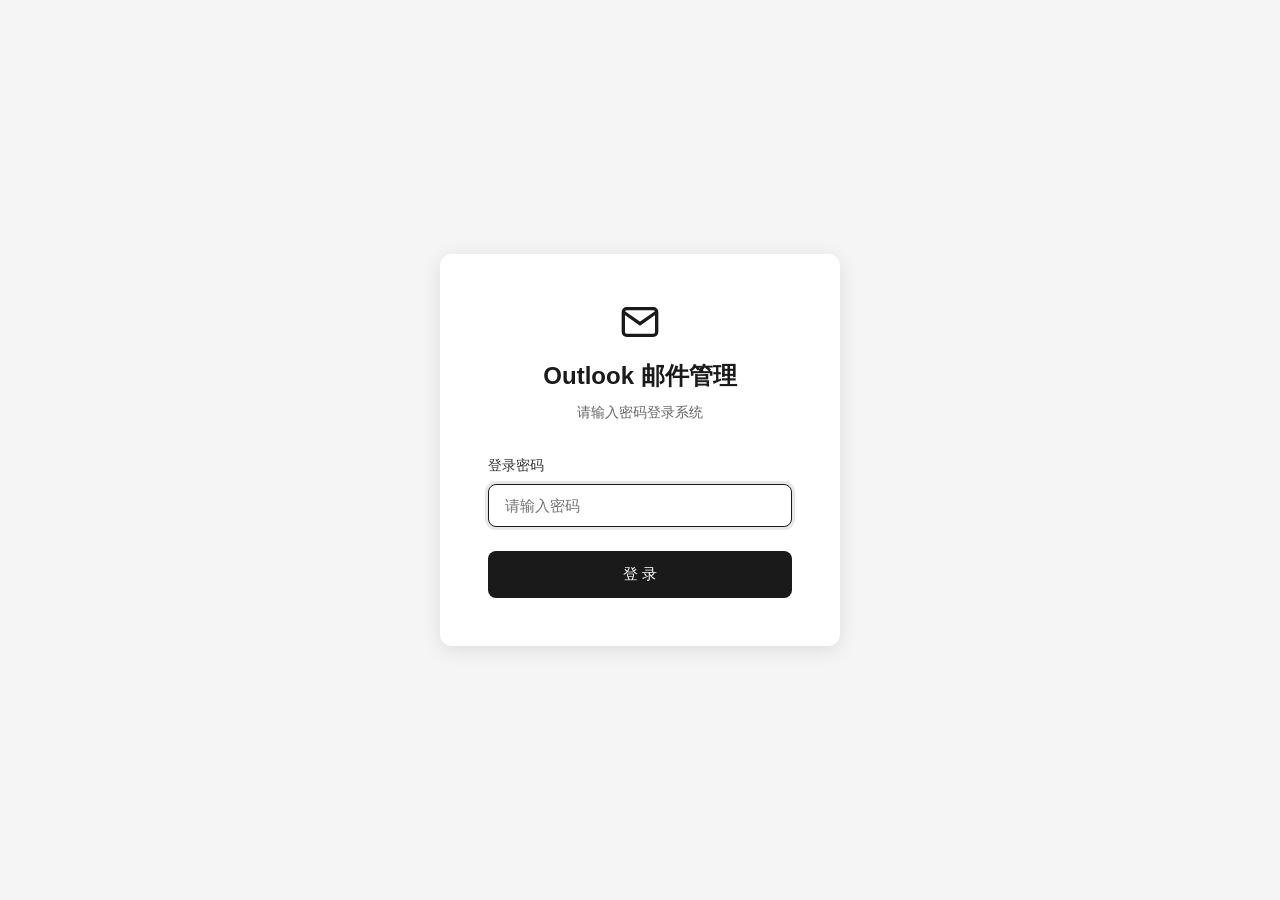
<file: templates/login.html>
<!DOCTYPE html>
<html lang="zh-CN">
<head>
    <meta charset="UTF-8">
    <meta name="viewport" content="width=device-width, initial-scale=1.0">
    <title>登录 - Outlook 邮件管理</title>
    <style>
        * {
            margin: 0;
            padding: 0;
            box-sizing: border-box;
        }
        
        body {
            font-family: -apple-system, BlinkMacSystemFont, 'Segoe UI', Roboto, 'Helvetica Neue', Arial, sans-serif;
            background-color: #f5f5f5;
            color: #1a1a1a;
            line-height: 1.5;
            min-height: 100vh;
            display: flex;
            align-items: center;
            justify-content: center;
        }
        
        .login-container {
            background-color: #ffffff;
            border-radius: 12px;
            box-shadow: 0 4px 20px rgba(0,0,0,0.1);
            padding: 48px;
            width: 400px;
            max-width: 90%;
        }
        
        .login-header {
            text-align: center;
            margin-bottom: 32px;
        }
        
        .login-logo {
            display: flex;
            align-items: center;
            justify-content: center;
            gap: 12px;
            margin-bottom: 16px;
        }
        
        .login-logo svg {
            width: 40px;
            height: 40px;
            color: #1a1a1a;
        }
        
        .login-title {
            font-size: 24px;
            font-weight: 600;
            color: #1a1a1a;
        }
        
        .login-subtitle {
            font-size: 14px;
            color: #666;
            margin-top: 8px;
        }
        
        .form-group {
            margin-bottom: 24px;
        }
        
        .form-label {
            display: block;
            font-size: 14px;
            font-weight: 500;
            color: #333;
            margin-bottom: 8px;
        }
        
        .form-input {
            width: 100%;
            padding: 12px 16px;
            border: 1px solid #e5e5e5;
            border-radius: 8px;
            font-size: 15px;
            transition: border-color 0.15s, box-shadow 0.15s;
        }
        
        .form-input:focus {
            outline: none;
            border-color: #1a1a1a;
            box-shadow: 0 0 0 3px rgba(26, 26, 26, 0.1);
        }
        
        .login-btn {
            width: 100%;
            padding: 14px 24px;
            background-color: #1a1a1a;
            color: #ffffff;
            border: none;
            border-radius: 8px;
            font-size: 15px;
            font-weight: 500;
            cursor: pointer;
            transition: background-color 0.2s;
        }
        
        .login-btn:hover {
            background-color: #333;
        }
        
        .login-btn:disabled {
            background-color: #999;
            cursor: not-allowed;
        }
        
        .error-message {
            background-color: #fce8e6;
            color: #c5221f;
            padding: 12px 16px;
            border-radius: 8px;
            font-size: 14px;
            margin-bottom: 24px;
            display: none;
        }
        
        .error-message.show {
            display: block;
        }
    </style>
</head>
<body>
    <div class="login-container">
        <div class="login-header">
            <div class="login-logo">
                <svg viewBox="0 0 24 24" fill="none" stroke="currentColor" stroke-width="2">
                    <path d="M4 4h16c1.1 0 2 .9 2 2v12c0 1.1-.9 2-2 2H4c-1.1 0-2-.9-2-2V6c0-1.1.9-2 2-2z"></path>
                    <polyline points="22,6 12,13 2,6"></polyline>
                </svg>
            </div>
            <h1 class="login-title">Outlook 邮件管理</h1>
            <p class="login-subtitle">请输入密码登录系统</p>
        </div>
        
        <div class="error-message" id="errorMessage"></div>
        
        <form id="loginForm" onsubmit="handleLogin(event)">
            <div class="form-group">
                <label class="form-label" for="password">登录密码</label>
                <input type="password" class="form-input" id="password" placeholder="请输入密码" autofocus required>
            </div>
            <button type="submit" class="login-btn" id="loginBtn">登 录</button>
        </form>
    </div>
    
    <script>
        async function handleLogin(event) {
            event.preventDefault();
            
            const password = document.getElementById('password').value;
            const loginBtn = document.getElementById('loginBtn');
            const errorMessage = document.getElementById('errorMessage');
            
            if (!password) {
                errorMessage.textContent = '请输入密码';
                errorMessage.classList.add('show');
                return;
            }
            
            loginBtn.disabled = true;
            loginBtn.textContent = '登录中...';
            errorMessage.classList.remove('show');
            
            try {
                const response = await fetch('/login', {
                    method: 'POST',
                    headers: { 'Content-Type': 'application/json' },
                    body: JSON.stringify({ password })
                });
                
                const data = await response.json();
                
                if (data.success) {
                    window.location.href = '/';
                } else {
                    const msg = (data.error && data.error.message) ? data.error.message : (data.error || '登录失败');
                    errorMessage.textContent = msg;
                    errorMessage.classList.add('show');
                    loginBtn.disabled = false;
                    loginBtn.textContent = '登 录';
                }
            } catch (error) {
                errorMessage.textContent = '网络错误，请重试';
                errorMessage.classList.add('show');
                loginBtn.disabled = false;
                loginBtn.textContent = '登 录';
            }
        }
        
        // 回车键提交
        document.getElementById('password').addEventListener('keypress', function(e) {
            if (e.key === 'Enter') {
                document.getElementById('loginForm').dispatchEvent(new Event('submit'));
            }
        });
    </script>
</body>
</html>
</file>
